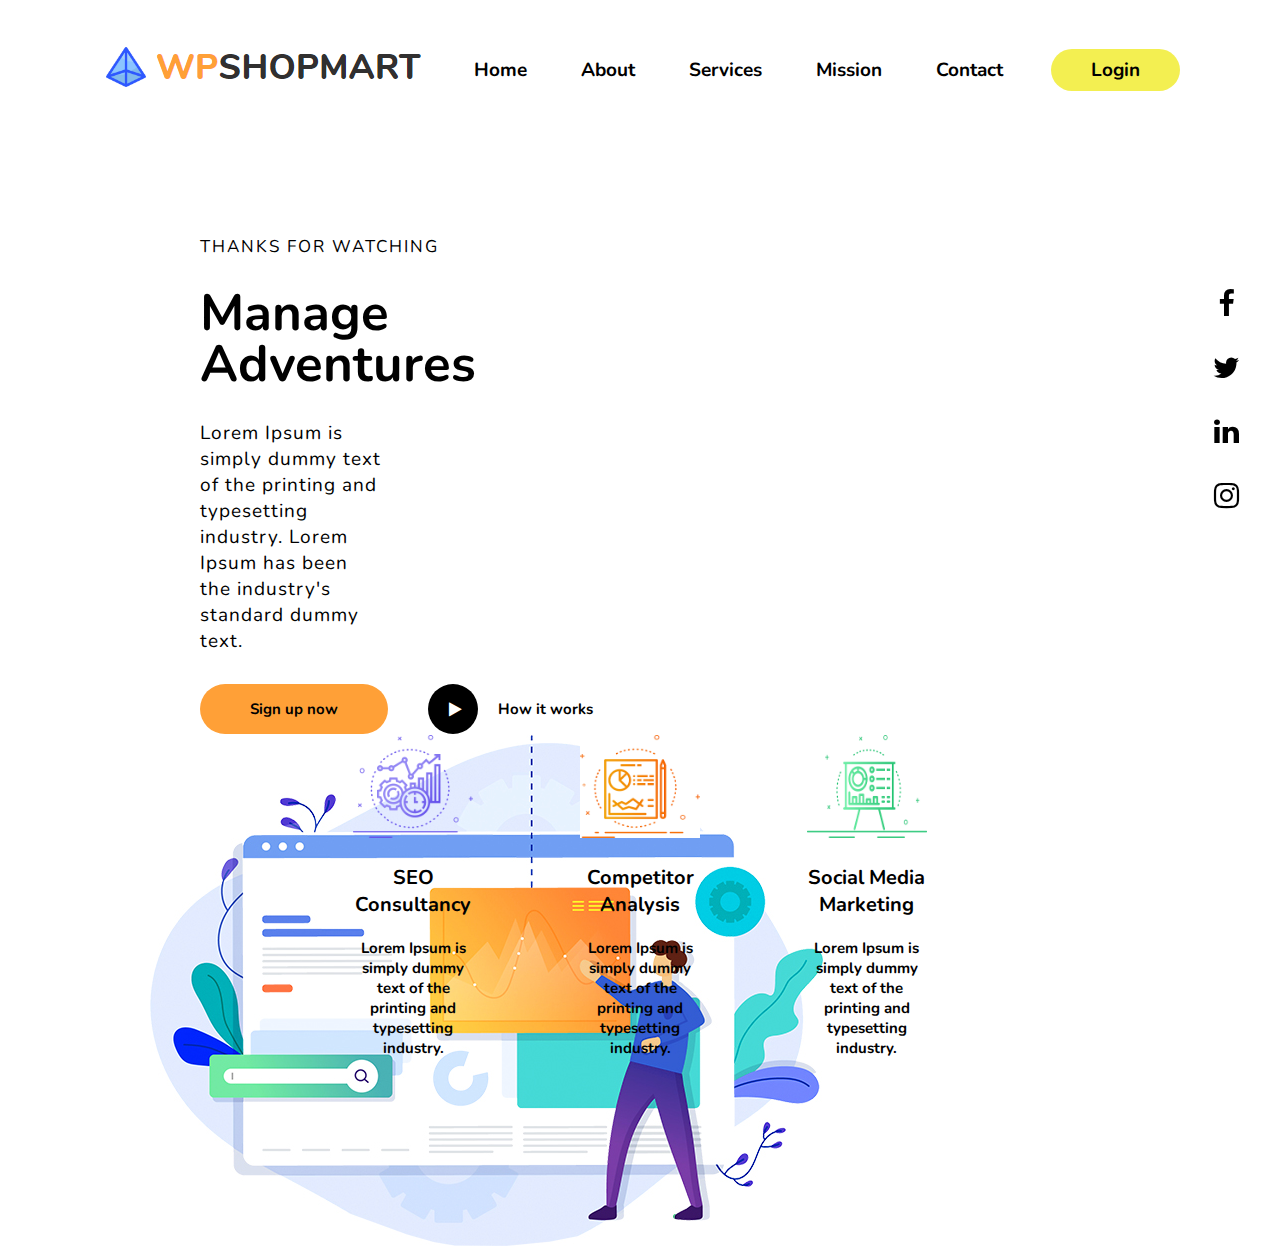
<file: Landing Page 1/index.html>
<!DOCTYPE html>
<html lang="en">
<head>
	<title>Website Template Design in HTML & CSS</title>
	<meta charset="UTF-8">
	<meta name="viewport" content="width=device-width, initial-scale=1">
    <link rel="stylesheet" type="text/css" href="style.css">
    <link href="https://fonts.googleapis.com/css?family=Nunito:400,600,700,800,900&display=swap" rel="stylesheet">
    <link href="https://stackpath.bootstrapcdn.com/font-awesome/4.7.0/css/font-awesome.min.css" rel="stylesheet">
</head>
<body>
	<div class="header">
     <div class="navbar">
         <div class="logo">
             <a href="#"><img src="images/logo.png"></a>
         </div>
         <div class="menu">
             <ul>
                 <li>Home</li>
                 <li>About</li>
                 <li>Services</li>
                 <li>Mission</li>
                 <li>Contact</li>
             </ul>
         </div>
         <div class="login-btn">Login</div>
     </div>   

     <div class="banner">
         <div class="app-text">
             <h3>thanks for watching</h3>
             <h1>Manage<br>Adventures</h1>
             <p>Lorem Ipsum is simply dummy text of the printing and typesetting industry. Lorem Ipsum has been the industry's standard dummy text.</p>

             <div class="btn-group">
                 <div class="signup-btn">Sign up now</div>
                 <div class="play-btn">
                     <div class="play-btn-inner">
                         <i class="fa fa-play"></i>
                     </div>
                     <span>How it works</span>
                 </div>
             </div>
         </div>
         <div class="app-picture">
             <img src="images/10.jpg">
         </div>
     </div>

     <div class="about-services">
         <ul>
             <li>
                 <img src="images/1.png">
                 <h1>SEO Consultancy</h1>
                 <p>Lorem Ipsum is simply dummy text of the printing and typesetting industry.</p>
             </li>
             <li>
                 <img src="images/2.png">
                 <h1>Competitor Analysis</h1>
                 <p>Lorem Ipsum is simply dummy text of the printing and typesetting industry.</p>
             </li>
             <li>
                 <img src="images/3.png">
                 <h1>Social Media Marketing</h1>
                 <p>Lorem Ipsum is simply dummy text of the printing and typesetting industry.</p>
             </li>
         </ul>
     </div>

     <div class="social-icons">
         <ul>
            <li><a href="#"><i class="fa fa-facebook"></i></a></li>
            <li><a href="#"><i class="fa fa-twitter"></i></a></li>
            <li><a href="#"><i class="fa fa-linkedin"></i></a></li>
            <li><a href="#"><i class="fa fa-instagram"></i></a></li>
         </ul>
     </div>
    </div>
</body>
</html>
</file>
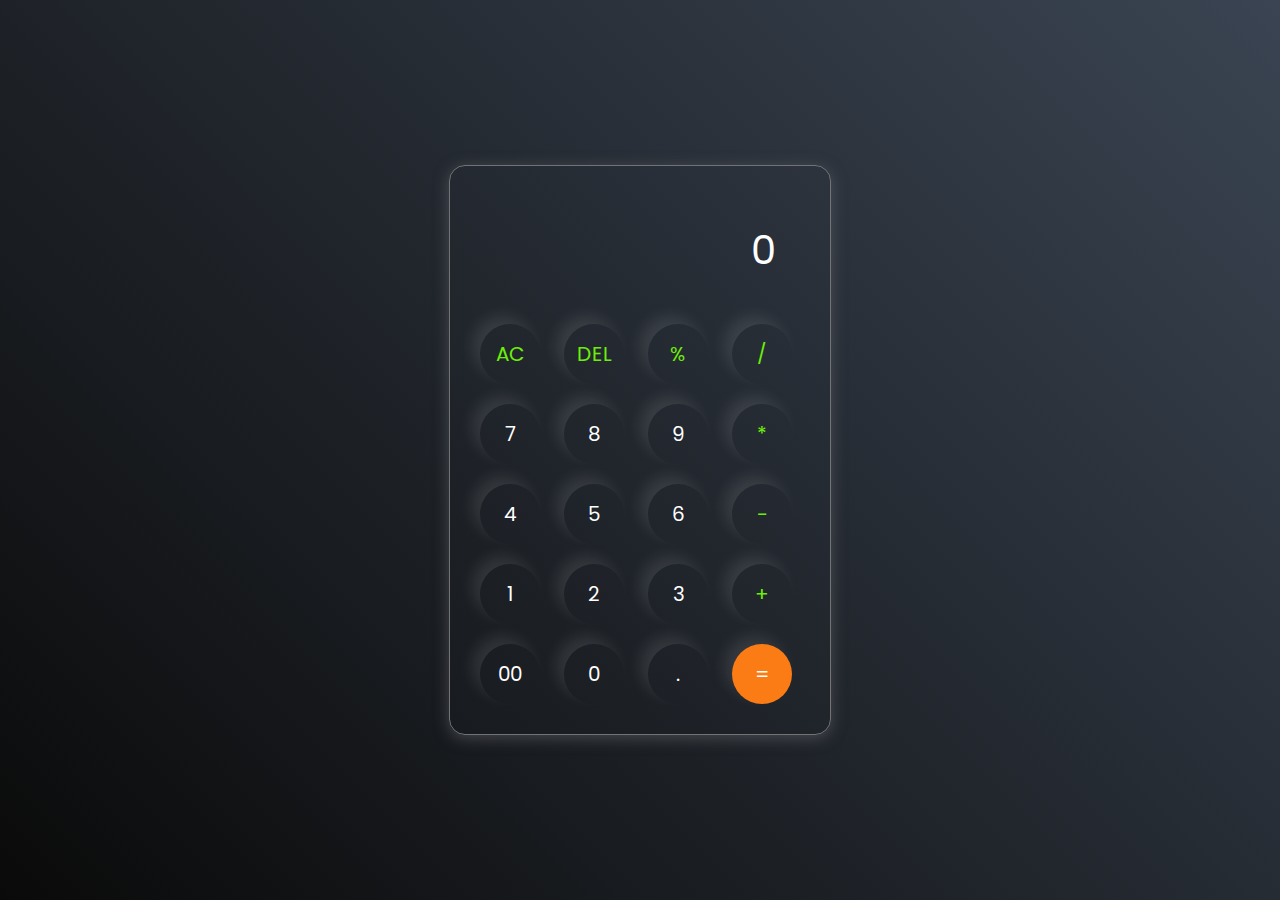
<file: My Calculator app/index.html>
<!DOCTYPE html>
<html lang="en">
<head>
    <meta charset="UTF-8">
    <meta name="viewport" content="width=device-width, initial-scale=1.0">
    <link rel="stylesheet" href="style.css" />
    <title>Calculator by Arin</title>
</head>
<body>
    <div class="container">
        <div class="calculator">
          <input type="text" id="inputBox" placeholder="0" />
          <div>
            <button class="button operator">AC</button>
            <button class="button operator">DEL</button>
            <button class="button operator">%</button>
            <button class="button operator">/</button>
          </div>
          <div>
            <button class="button">7</button>
            <button class="button">8</button>
            <button class="button">9</button>
            <button class="button operator">*</button>
          </div>
          <div>
            <button class="button">4</button>
            <button class="button">5</button>
            <button class="button">6</button>
            <button class="button operator">-</button>
          </div>
          <div>
            <button class="button">1</button>
            <button class="button">2</button>
            <button class="button">3</button>
            <button class="button operator">+</button>
          </div>
  
          <div>
            <button class="button">00</button>
            <button class="button">0</button>
            <button class="button">.</button>
            <button class="button equalBtn">=</button>
          </div>
        </div>
      </div>

      <script src="index.js"></script>
</body>
</html>
</file>
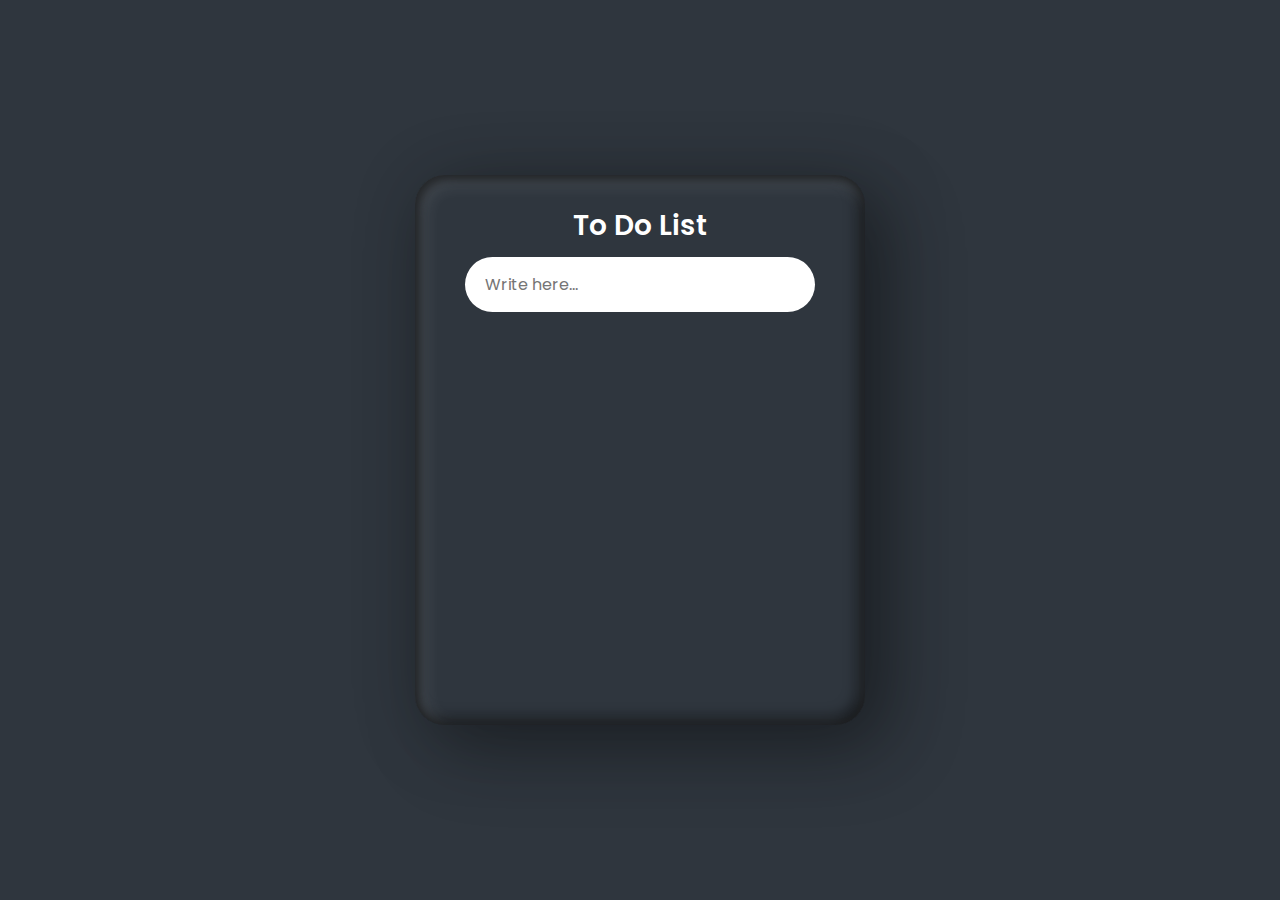
<file: To Do List App/index.html>
<!DOCTYPE html>
<html lang="en">
<head>
    <meta charset="UTF-8">
    <meta name="viewport" content="width=device-width, initial-scale=1.0">
    <title>To Do List</title>
    <link rel="stylesheet" type="text/css" href="style.css">
</head>
<body>
    <div class="container">
        <div class="box">
            <h2>To Do List</h2>
            <input type="text" placeholder="Write here..." id="inputBx">
            <ul id="list"></ul>
        </div>
    </div>
    <script>
        let inputBx = document.querySelector('#inputBx');
        let list = document.querySelector('#list');

        inputBx.addEventListener("keyup", function(event){
            if(event.key == "Enter"){
                addItem(this.value)
                this.value = ""
            }
        })

        let addItem = (inputBx) => {
            let listItem = document.createElement("li");
            listItem.innerHTML = `${inputBx}<i></i>`;

                listItem.addEventListener("click", function(){
                    this.classList.toggle('done');
                })

                listItem.querySelector("i").addEventListener("click", function(){
                    listItem.remove();
                })

                list.appendChild(listItem);
        }
    </script>
</body>
</html>
</file>
<file: Landing Page 1/style.css>
*{
    margin: 0;
    padding: 0;
    box-sizing: border-box;
    font-family: 'Nunito', sans-serif;
}

a{
    text-decoration: none;
}

ul{
    list-style: none;
}

.header{
    width: 100%;
    height: 60vh;
    background-color: #fff;
    position: relative;
}

.header .navbar{
    width: 100%;
    height: 80px;
    display: flex;
    justify-content: space-between;
    align-items: center;
    position: absolute;
    margin-top: 30px;
}

.logo img{
    margin-left: 100px;
}

.menu ul li{
    display: inline-block;
    padding: 0 25px;
    cursor: pointer;
    font-size: 19px;
    font-weight: 700;
    line-height: 80px;
    align-items: center;
}

.login-btn{
    display: block;
    font-size: 19px;
    font-weight: 700;
    cursor: pointer;
    border-radius: 30px;
    background-color: #f3ef51;
    padding: 8px 40px;
    margin-right: 100px;
}

.banner{
    width: 80%;
    height: 70%;
    position: absolute;
    top: 25%;
    left: 150px;
    color: #fff;
}

.app-text{
    width: 50%;
    float: left;
    padding-left: 50px;
}

.app-text h3{
    margin-top: 100px;
    font-size: 17px;
    color: #000;
    font-weight: 400;
    letter-spacing: 2px;
    text-transform: uppercase;
}

.app-text h1{
    font-size: 51px;
    position: relative;
    color: #000;
    margin-top: 30px;
    font-weight: 700;
    line-height: 1;
}

.app-text p{
    font-size: 19px;
    margin: 30px 30px 30px 0;
    letter-spacing: 1px;
    color: #000;
    padding-right: 250px;
}

.btn-group{
    display: flex;
    width: 100%;
    position: relative;
}

.btn-group .signup-btn{
    cursor: pointer;
    display: block;
    color: #000;
    text-align: center;
    font-size: 15px;
    font-weight: 700;
    border-radius: 32px;
    background-color: #ffa037;
    padding: 15px 50px;
}

.btn-group .play-btn{
    margin-left: 40px;
    display: inline-flex;
}

.btn-group span{
    color: #000;
    font-size: 15px;
    font-weight: 700;
    margin: auto 20px;
    cursor: pointer;
}

.play-btn-inner{
    height: 50px;
    width: 50px;
    border: 2px solid transparent;
    border-radius: 50%;
    background-color: #000;
}

.play-btn-inner i{
    padding: 15px 19px;
    font-size: 16px;
    cursor: pointer;
}

.about-services{
    position: absolute;
    top: 125%;
    width: 100%;
    text-align: center;
    margin-top: 30px;
    padding: 0 300px;
}

.about-services ul{
    display: inline-flex;
    margin: 30px auto;
    text-align: center;
}

.about-services ul li{
    margin: 0 50px;
    cursor: pointer;
}

.about-services ul li img{
    width: 120px;
    height: auto;
}

.about-services ul li h1{
    font-size: 20px;
    margin-top: 20px;
}

.about-services ul li p{
    font-size: 15px;
    margin-top: 20px;
    font-weight: 700;
}

.social-icons{
    position: fixed;
    right: 30px;
    top: 30%;
}

.social-icons ul li{
    margin-top: 5px;
    text-align: center;
}

.social-icons ul li a{
    color: #000;
    padding: 10px;
    display: block;
    font-size: 29px;
}

.social-icons ul li a:hover{
    background-color: #220efb;
    color: #fff;
}
</file>
<file: My Calculator app/style.css>
@import url('https://fonts.googleapis.com/css2?family=Poppins:wght@500&display=swap');

*{
    margin: 0;
    padding: 0;
    box-sizing: border-box;
    font-family: 'Poppins', sans-serif;
}

body{
    width: 100%;
    height: 100vh;
    display: flex;
    justify-content: center;
    align-items: center;
    background: linear-gradient(45deg, #0a0a0a, #3a4452);
}

.calculator{
    border: 1px solid #717377;
    padding: 20px;
    border-radius: 16px;
    background: transparent;
    box-shadow: 0px 3px 15px rgba(113, 115, 119, 0.5);

}

input{
    width: 320px;
    border: none;
    padding: 24px;
    margin: 10px;
    background: transparent;
    box-shadow: 0px 3px 15px rgbs(84, 84, 84, 0.1);
    font-size: 40px;
    text-align: right;
    cursor: pointer;
    color: #ffffff;
}

input::placeholder{
    color: #ffffff;
}

button{
    border: none;
    width: 60px;
    height: 60px;
    margin: 10px;
    border-radius: 50%;
    background: transparent;
    color: #ffffff;
    font-size: 20px;
    box-shadow: -8px -8px 15px rgba(255, 255, 255, 0.1);
    cursor: pointer;
}

.equalBtn{
    background-color: #fb7c14;
}

.operator{
    color: #6dee0a;
}
</file>
<file: To Do List App/style.css>
@import url('https://fonts.googleapis.com/css2?family=Poppins:wght@200;300;400;500;600;700;800;900&display=swap');
*
{
    margin: 0;
    padding: 0;
    box-sizing: border-box;
    font-family: 'Poppins', sans-serif;
}
body
{
    display: flex;
    justify-content: center;
    align-items: center;
    min-height: 100vh;
    background: #2f363e;
}
.box
{
    position: relative;
    width: 450px;
    height: 550px;
    border-radius: 30px;
    background: #2f363e;
    padding: 30px 50px;
    box-shadow: 25px 25px 75px rgba(0,0,0,0.25),
    10px 10px 70px rgba(0,0,0,0.25),
    inset 5px 5px 10px rgba(0,0,0,0.5),
    inset 5px 5px 20px rgba(255,255,255,0.2),
    inset -5px -5px 15px rgba(0,0,0,0.75);
}
h2
{
    width: 100%;
    font-weight: 600;
    text-align: center;
    color: #fff;
    font-size: 1.75em;
    margin-bottom: 10px;
}
#inputBx
{
    position: relative;
    width: 100%;
    border: none;
    outline: none;
    padding: 15px 20px;
    border-radius: 30px;
    font-size: 1em;
    box-shadow: 5px 5px 7px rgba(0,0,0,0.25), inset 2px 2px 5px rgba(0,0,0,0.5) inset -3px -3px 5px rgba(0,0,0,0.5);
}
.box li
{
    position: relative;
    width: calc(100% - 40px);
    display: flex;
    align-items: center;
    background: #1f83f2;
    margin: 15px 0;
    padding: 10px 10px 10px 45px;
    min-height: 45px;
    cursor: pointer;
    border-radius: 22.5px;
    color: #fff;
    box-shadow: 5px 5px 7px rgba(0,0,0,0.25), inset 2px 2px 5px rgba(0,0,0,0.5) inset -3px -3px 5px rgba(0,0,0,0.5);

}
.box li i
{
    position: absolute;
    right: -40px;
    width: 30px;
    height: 30px;
    display: flex;
    justify-content: center;
    align-items: center;
    background: #ff2c74;
    border-radius: 50%;
    box-shadow: 5px 5px 7px rgba(0,0,0,0.25), inset 2px 2px 5px rgba(255,255,255,0.25) inset -3px -3px 5px rgba(0,0,0,0.5);

}
.box li i::before
{
    content: '';
    position: absolute;
    width: 15px;
    height: 2px;
    background: #fff;
    transform: rotate(45deg);
}
.box li i::after
{
    content: '';
    position: absolute;
    width: 15px;
    height: 2px;
    background: #fff;
    transform: rotate(-45deg);
}
.box li::before
{
    content: '';
    position: absolute;
    left: 8px;
    width: 30px;
    height: 30px;
    background: #2f363e;
    border-radius: 50%;
}
.box li.done
{
    background: #607d8b;
}
.box li.done:after
{
    content: '';
    position: absolute;
    left: 16px;
    width: 12px;
    height: 6px;
    border-left: 2px solid #fff;
    border-bottom: 2px solid #fff;
    transform: rotate(315deg);
}
#list
{
    position: relative;
    margin-top: 20px;
    height: 350px;
    overflow-y: auto;
    padding-right: 10px;
}
::-webkit-scrollbar-track
{
   box-shadow: inset 0 0 15px rgba(0,0,0,0.5); 
}
::-webkit-scrollbar
{
    width: 5px;
}
::-webkit-scrollbar-thumb
{
    background: #fff;
}
</file>
